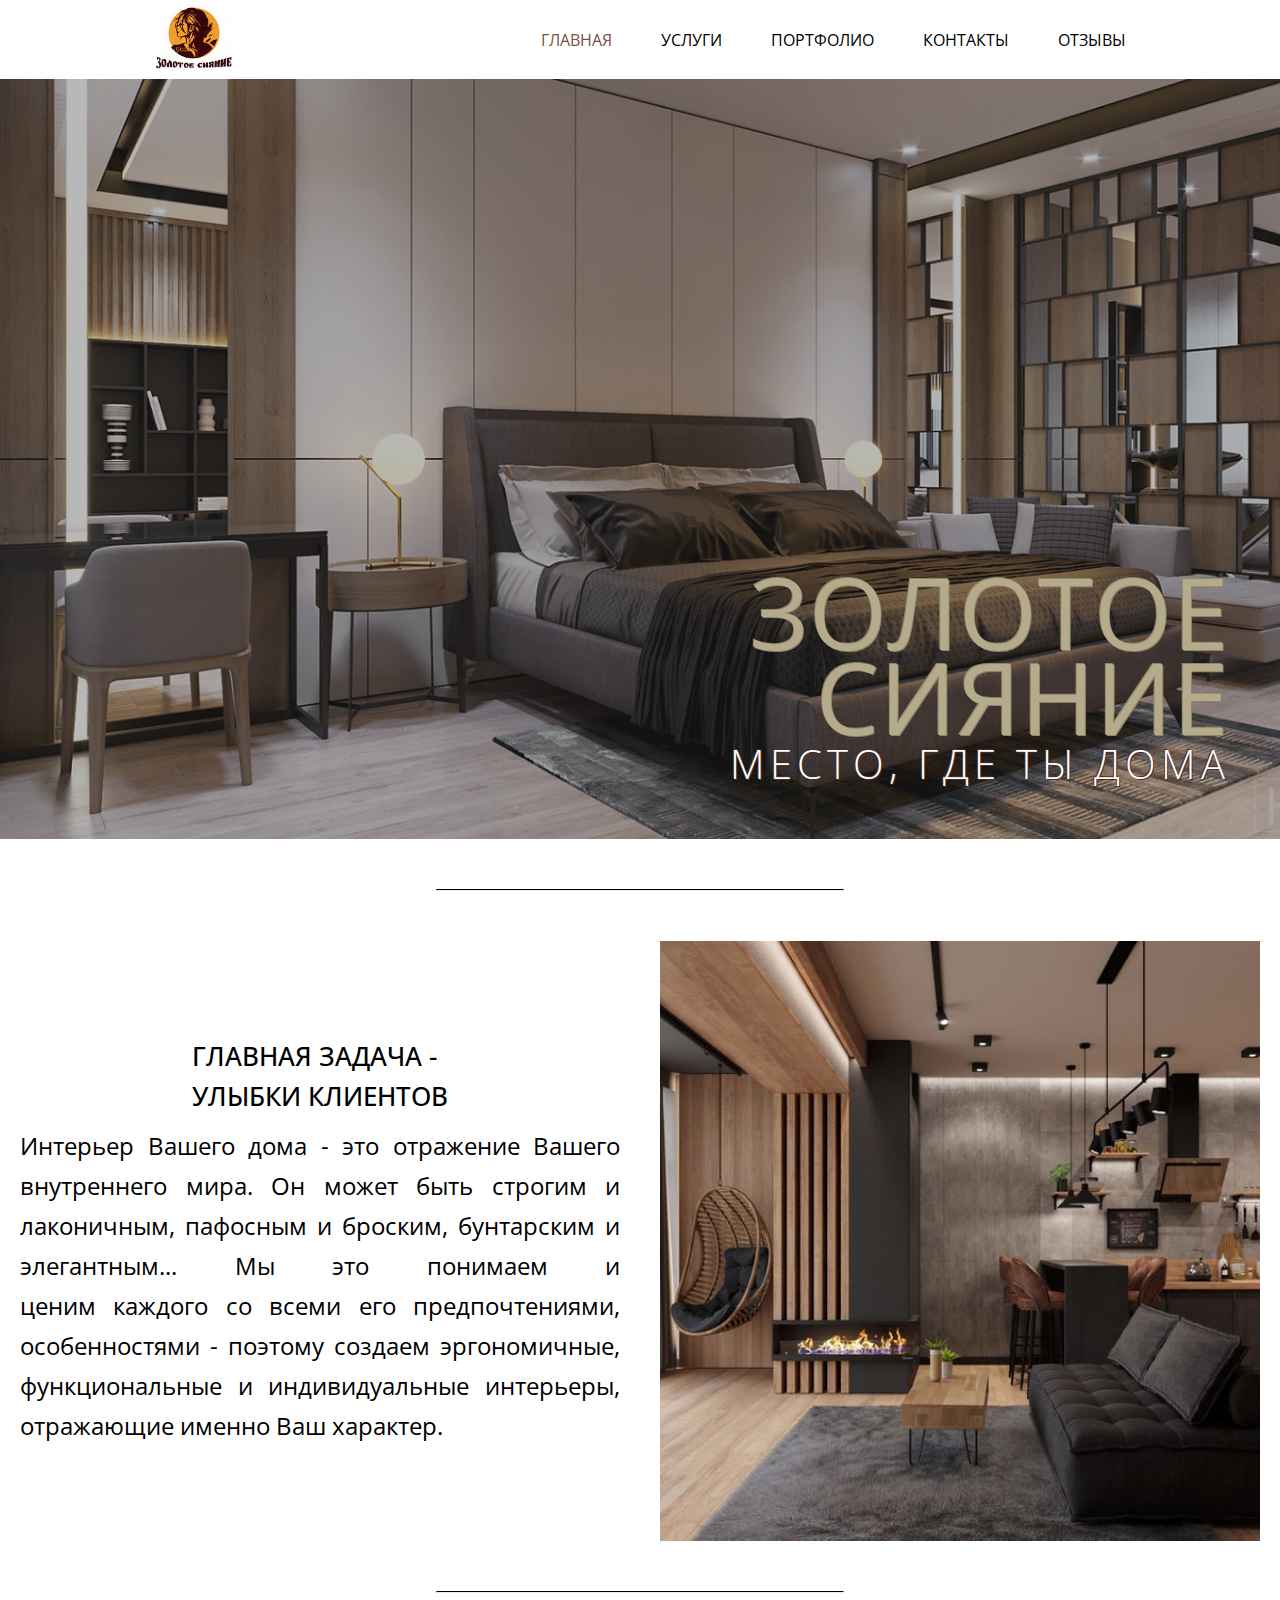
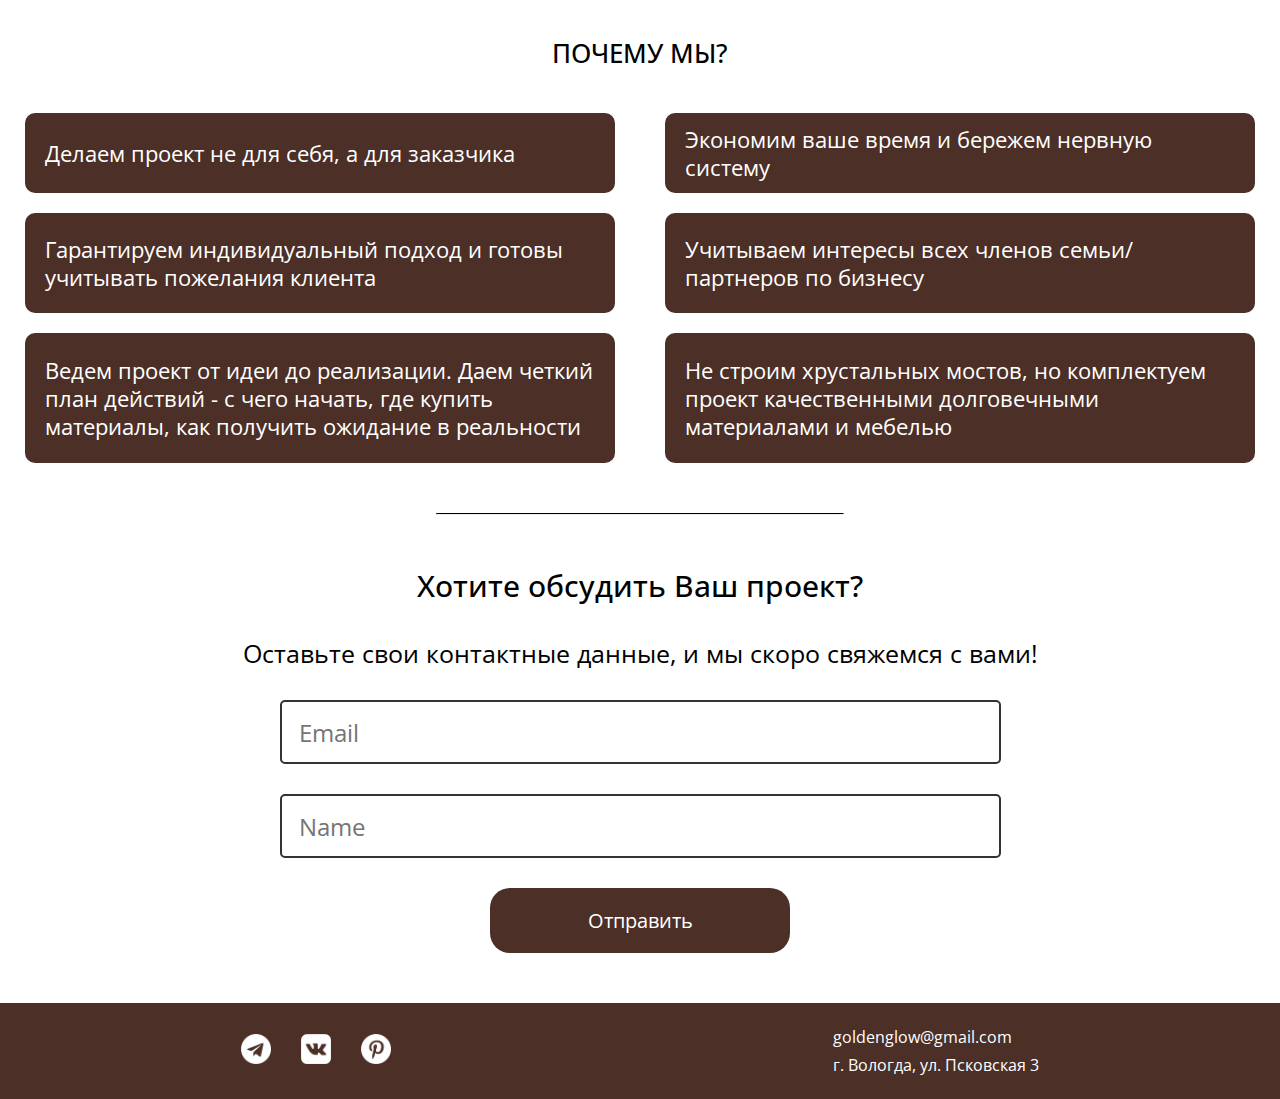
<file: index.html>
<!DOCTYPE html>
<html lang="en">
<head>
    <meta charset="UTF-8">
    <meta name="viewport" content="width=device-width, initial-scale=1.0">
    <!-- <link REL="stylesheet" TYPE="text/css" HREF="Главная.css"> -->

    <link REL="stylesheet" TYPE="text/css" HREF="style.css">

    <!-- <link rel="preconnect" href="https://fonts.googleapis.com">
    <link rel="preconnect" href="https://fonts.gstatic.com" crossorigin>
    <link href="https://fonts.googleapis.com/css2?family=Open+Sans:ital,wght@0,300..800;1,300..800&display=swap" rel="stylesheet"> -->
    <!-- <link href="https://fonts.googleapis.com/css2?family=Open+Sans:ital@0;1&family=Pangolin&display=swap" rel="stylesheet"> -->
    <title>Document</title>
</head>
<body>
    <header>
        <nav>
            <a href="Главная.html" class="logo">
                <img src="logotip.jpg" alt="Логотип студии">
            </a>
            <ul>
                <li><a href="Главная.html" class = "active">Главная</a></li>
                <li><a href="Услуги.html" >Услуги</a></li>
                <li><a href="Портфолио.html">Портфолио</a></li>
                <li><a href="Контакты.html">Контакты</a></li>
                <li><a href="Отзывы.html">Отзывы</a></li>
            </ul>
        </nav>
    </header>
    <div class="intro">
        <!-- <div class="block"></div> -->
        <div class="text">
            <h1>Золотое<br>сияние</h1>
            <h3>Место, где ты дома</h3>
        </div>
    </div>
    <hr>
        <div class="block_describe">
            <div class="describe">
                <h3>Главная задача - <br>улыбки клиентов</h3>
                <div class="text2">
                Интерьер Вашего дома - это отражение Вашего внутреннего мира. Он может быть строгим и лаконичным, пафосным и броским, бунтарским и элегантным... Мы это понимаем и ценим каждого со всеми его предпочтениями, особенностями - поэтому создаем эргономичные, функциональные и индивидуальные интерьеры, отражающие именно Ваш характер.
                </div>
            </div>
            <img src="Главна_фото/intro.jpg">
        </div>
        <hr>
            <div class="block_advantages">
                <h3>Почему мы?</h3>
                <div class="advantages">
                    <div class="advantages_row">
                        <div class="advantages_describe ad1">
                            Делаем проект не для себя, а для заказчика
                        </div>
                        <div class="advantages_describe ad2">
                            Гарантируем индивидуальный подход и готовы учитывать пожелания клиента
                        </div>
                        <div class="advantages_describe ad3">
                            Ведем проект от идеи до реализации. Даем четкий план действий - с чего начать, где купить материалы, как получить ожидание в реальности
                        </div>
                    </div>
                    <div class="advantages_row">
                        <div class="advantages_describe ad1">
                            Экономим ваше время и бережем нервную систему
                        </div>
                        <div class="advantages_describe ad2">
                            Учитываем интересы всех членов семьи/партнеров по бизнесу
                        </div>
                        <div class="advantages_describe ad3">
                            Не строим хрустальных мостов, но комплектуем проект качественными долговечными материалами и мебелью
                        </div>
                    </div>
                </div>
            </div>
        <hr>
        <form id="section_form">
            <h3>Хотите обсудить Ваш проект?</h3>
            <h6>Оставьте свои контактные данные, и мы скоро свяжемся с вами!</h6>
            <input placeholder="Email">
            <input placeholder="Name">
            <button>Отправить</button>
        </form>
    <footer>
        <div class="img_contacts">
            <a href="#"><img src="СоцСети/telegram-3-64.png" alt="Телеграм"></a>
            <a href="#"><img src="СоцСети/vk-64.png" alt="Вконтакте"></a>
            <a href="#"><img src="СоцСети/pinterest-4-64.png" alt="Пинтерест"></a>
        </div>
        <div class="contacts">
            <div class="email">goldenglow@gmail.com</div>
            <div class="adress">г. Вологда, ул. Псковская 3</div>
        </div>
        <!-- <div class="name">
            Студия интерьерного дизайна<br>
            Золотое сияние
        </div> -->
    </footer>
</body>
</html>
</file>
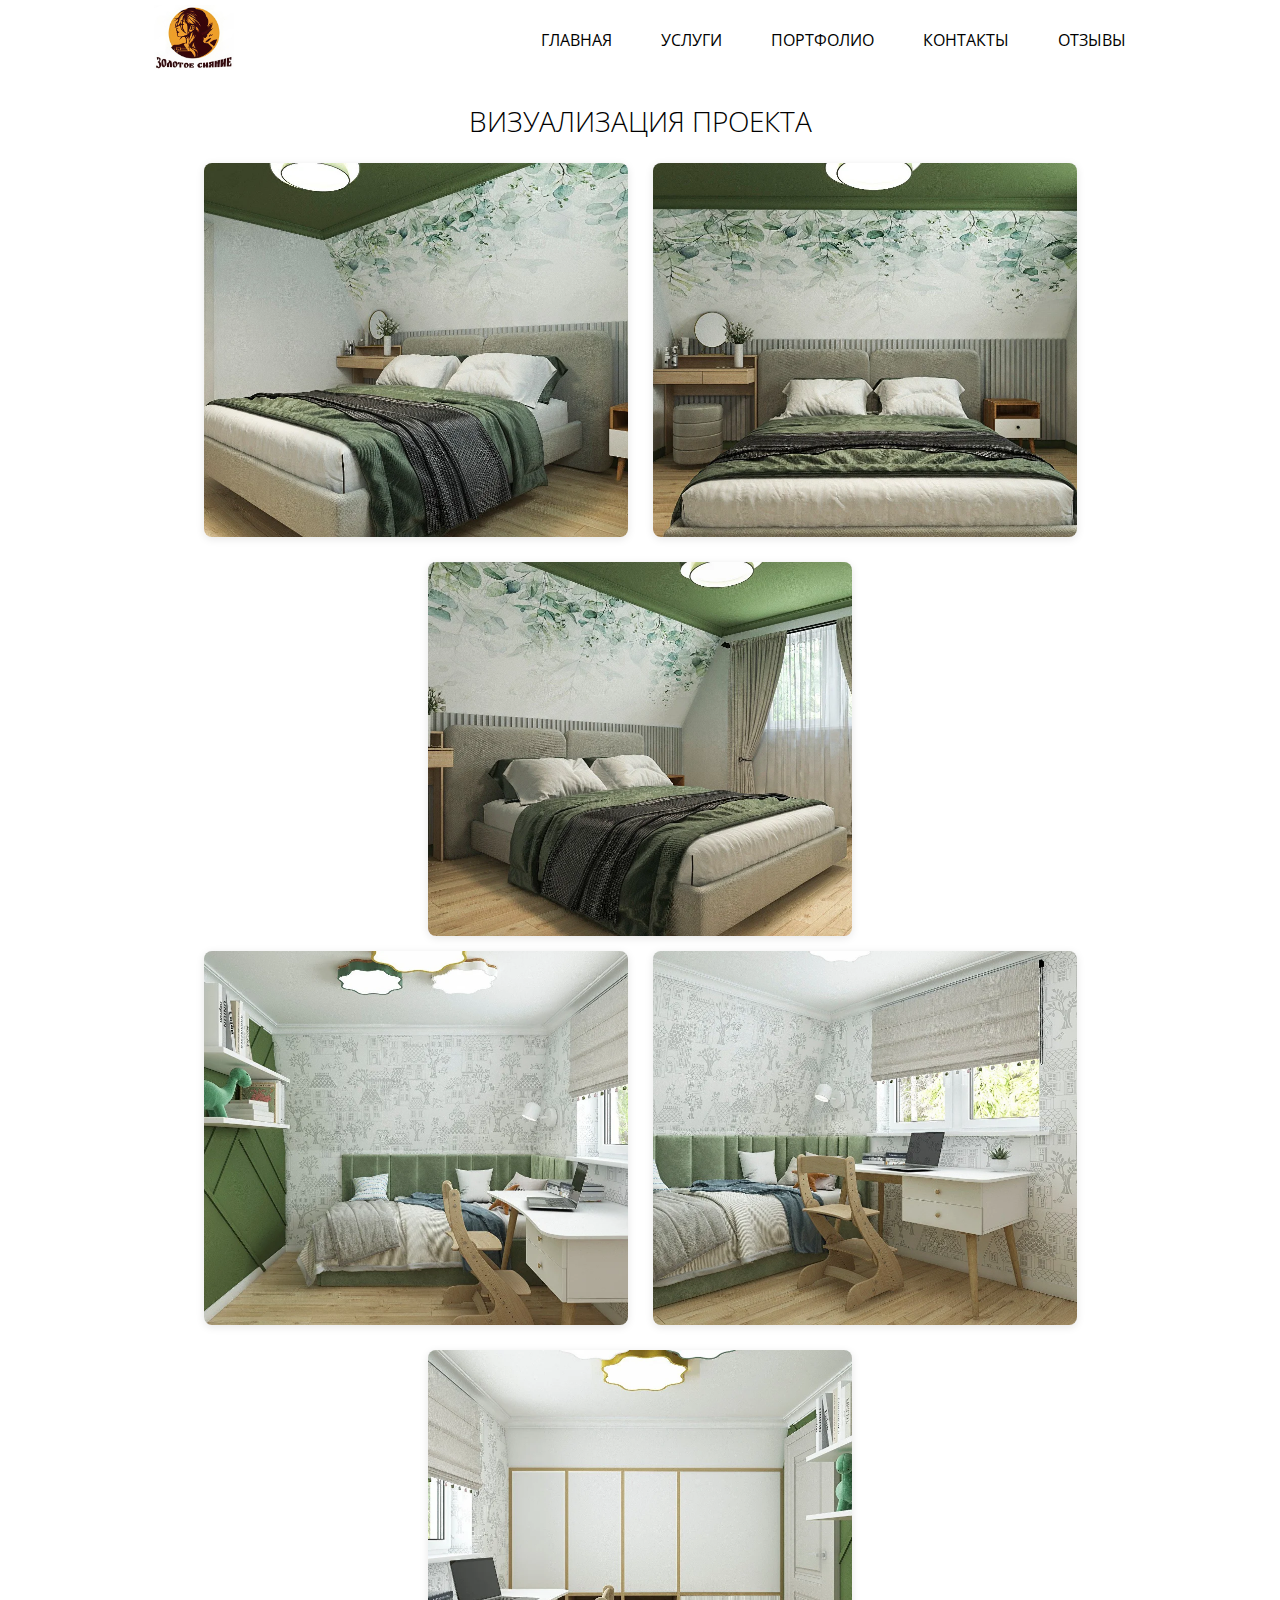
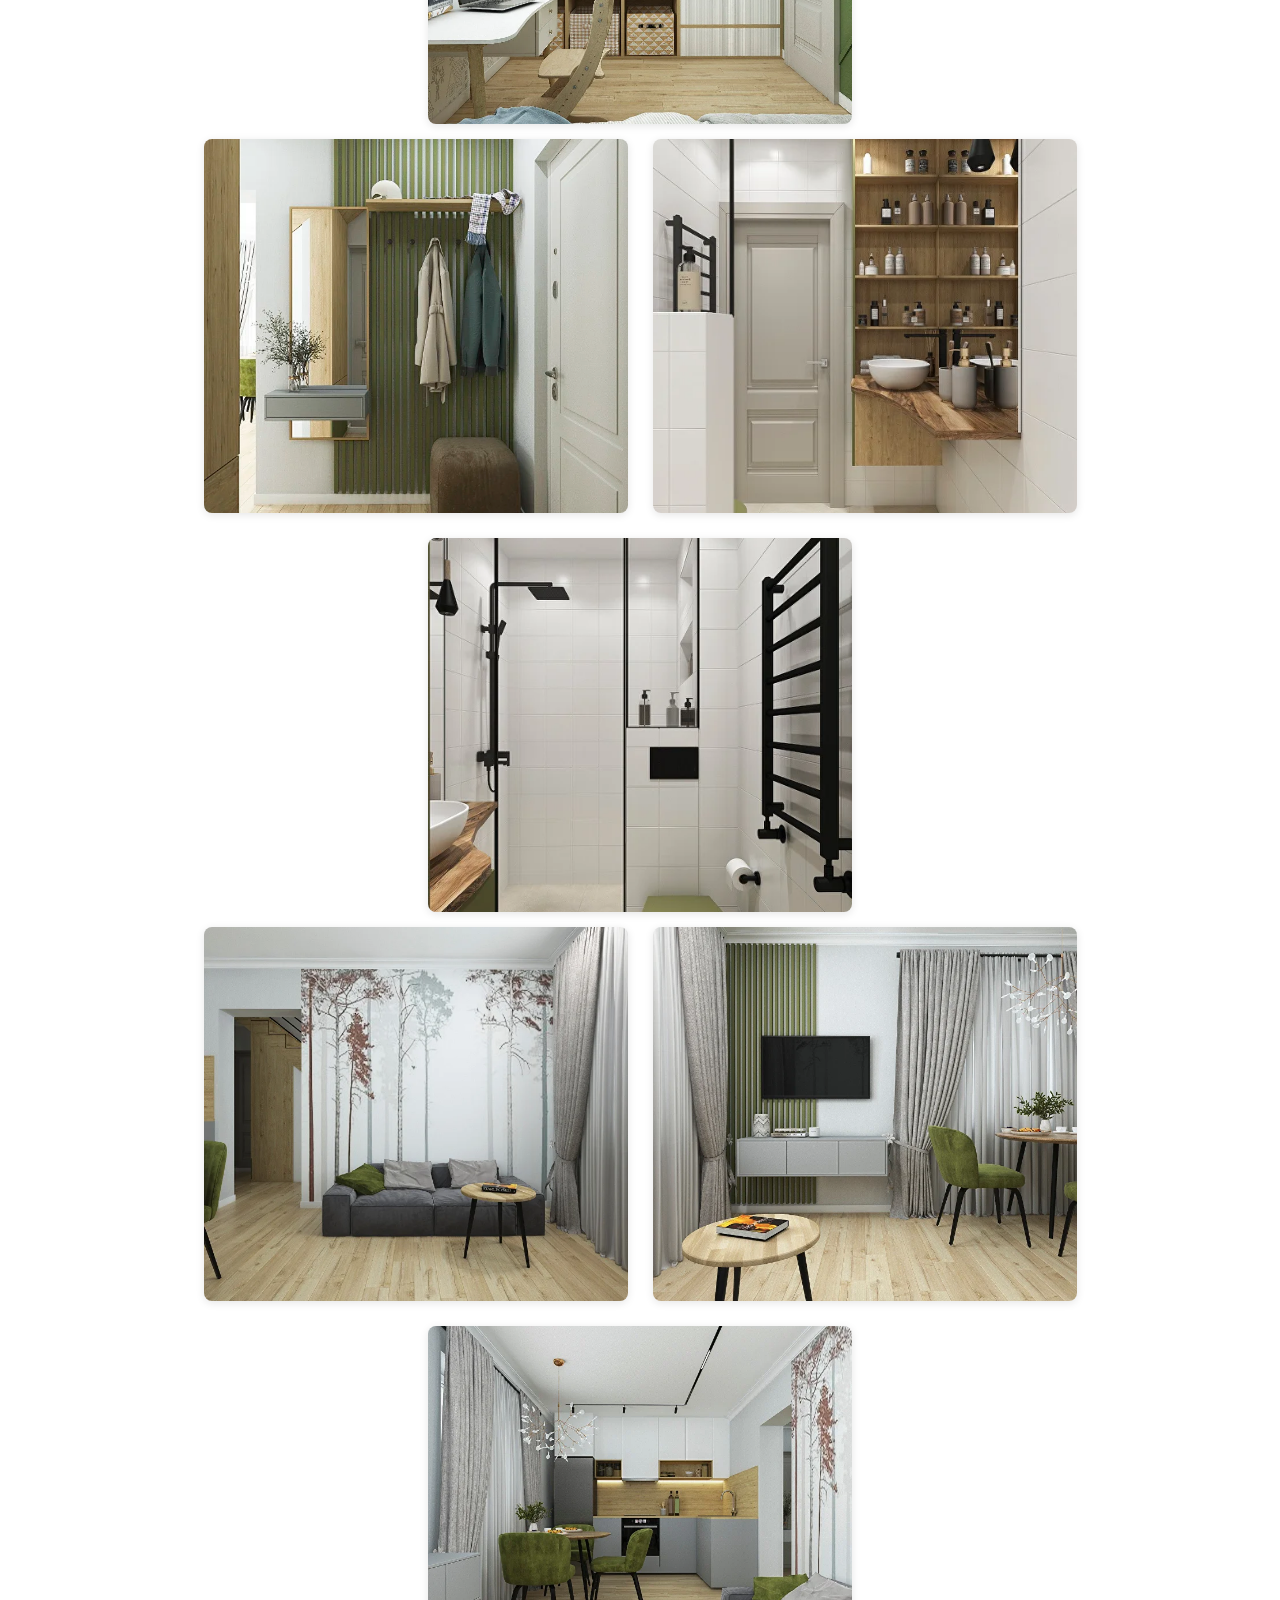
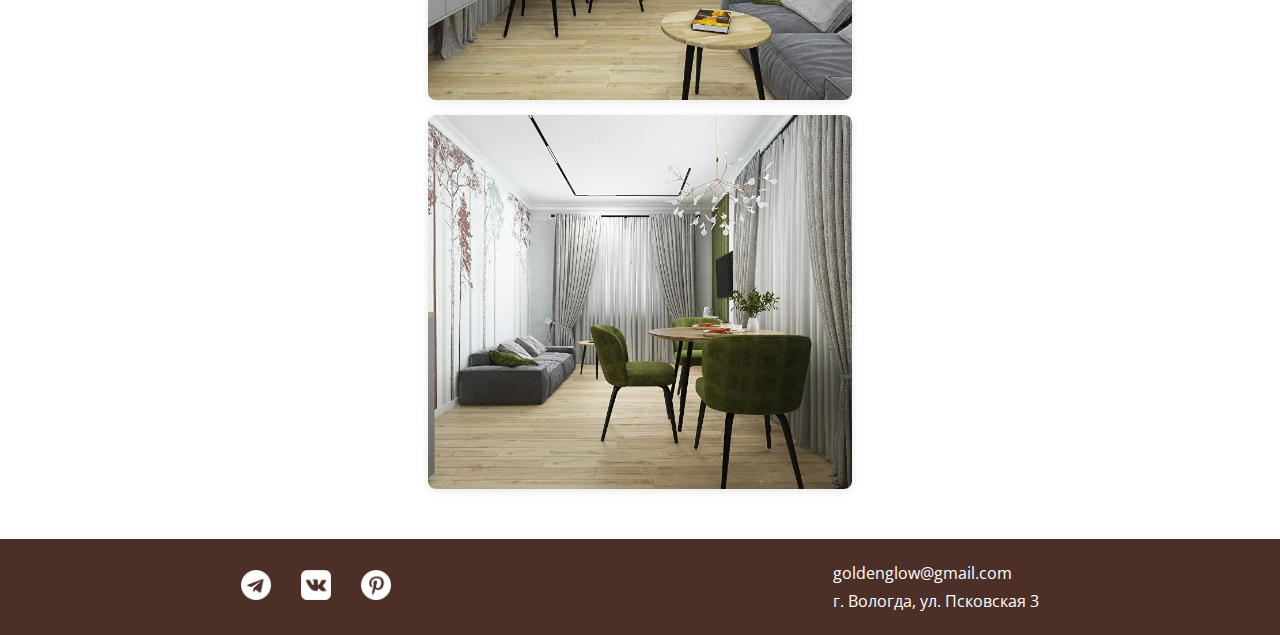
<file: Галерея.html>
<!DOCTYPE html>
<html lang="en">
<head>
    <meta charset="UTF-8">
    <meta name="viewport" content="width=device-width, initial-scale=1.0">

    <link REL="stylesheet" TYPE="text/css" HREF="style.css">

    <!-- <link REL="stylesheet" TYPE="text/css" HREF="Галерея.css">
    <link rel="preconnect" href="https://fonts.googleapis.com">
    <link rel="preconnect" href="https://fonts.gstatic.com" crossorigin>
    <link href="https://fonts.googleapis.com/css2?family=Open+Sans:ital,wght@0,300..800;1,300..800&display=swap" rel="stylesheet"> -->
    <title>Document</title>
</head>
<body>
     <header>
        <nav>
            <a href="Главная.html" class="logo">
                <img src="logotip.jpg" alt="Логотип студии">
            </a>
            <ul>
                <li><a href="Главная.html">Главная</a></li>
                <li><a href="Услуги.html">Услуги</a></li>
                <li><a href="Портфолио.html">Портфолио</a></li>
                <li><a href="Контакты.html">Контакты</a></li>
                <li><a href="Отзывы.html">Отзывы</a></li>
            </ul>
        </nav>
    </header>
    <main>
        <div class="galery_block">
            <h2>Визуализация проекта</h2>
            <div class="galery">
                <div class="galery_row">
                    <img src="Квартира_фото/photo_2025-05-04_21-.jpg (8).webp">
                    <img src="Квартира_фото/photo_2025-05-04_21-.jpg (10).webp">
                    <img src="Квартира_фото/photo_2025-05-04_21-.jpg (9).webp">
                </div>
                <div class="galery_row">
                    <img src="Квартира_фото/photo_2025-05-04_21-.jpg (2).webp">
                    <img src="Квартира_фото/photo_2025-05-04_21-.jpg.webp">
                    <img src="Квартира_фото/photo_2025-05-04_21-.jpg (1).webp">
                </div>
                <div class="galery_row">
                    <img src="Квартира_фото/photo_2025-05-04_21-.jpg (3).webp">
                    <img src="Квартира_фото/photo_2025-05-04_21-.jpg (11).webp">
                    <img src="Квартира_фото/photo_2025-05-04_21-.jpg (12).webp">
                    
                </div>
                <div class="galery_row">
                    <img src="Квартира_фото/photo_2025-05-04_21-.jpg (6).webp">
                    <img src="Квартира_фото/photo_2025-05-04_21-.jpg (7).webp">
                    <img src="Квартира_фото/photo_2025-05-04_21-.jpg (5).webp">
                </div>
                <div class="galery_row">
                    <img src="Квартира_фото/photo_2025-05-04_21-.jpg (4).webp">
                </div>
            </div>
        </div>
    </main>
     <footer>
        <div class="img_contacts">
            <a href="#"><img src="СоцСети/telegram-3-64.png" alt="Телеграм"></a>
            <a href="#"><img src="СоцСети/vk-64.png" alt="Вконтакте"></a>
            <a href="#"><img src="СоцСети/pinterest-4-64.png" alt="Пинтерест"></a>
        </div>
        <div class="contacts">
            <div class="email">goldenglow@gmail.com</div>
            <div class="adress">г. Вологда, ул. Псковская 3</div>
        </div>
        <!-- <div class="name">
            Студия интерьерного дизайна<br>
            Золотое сияние
        </div> -->
    </footer>
</body>
</html>
</file>
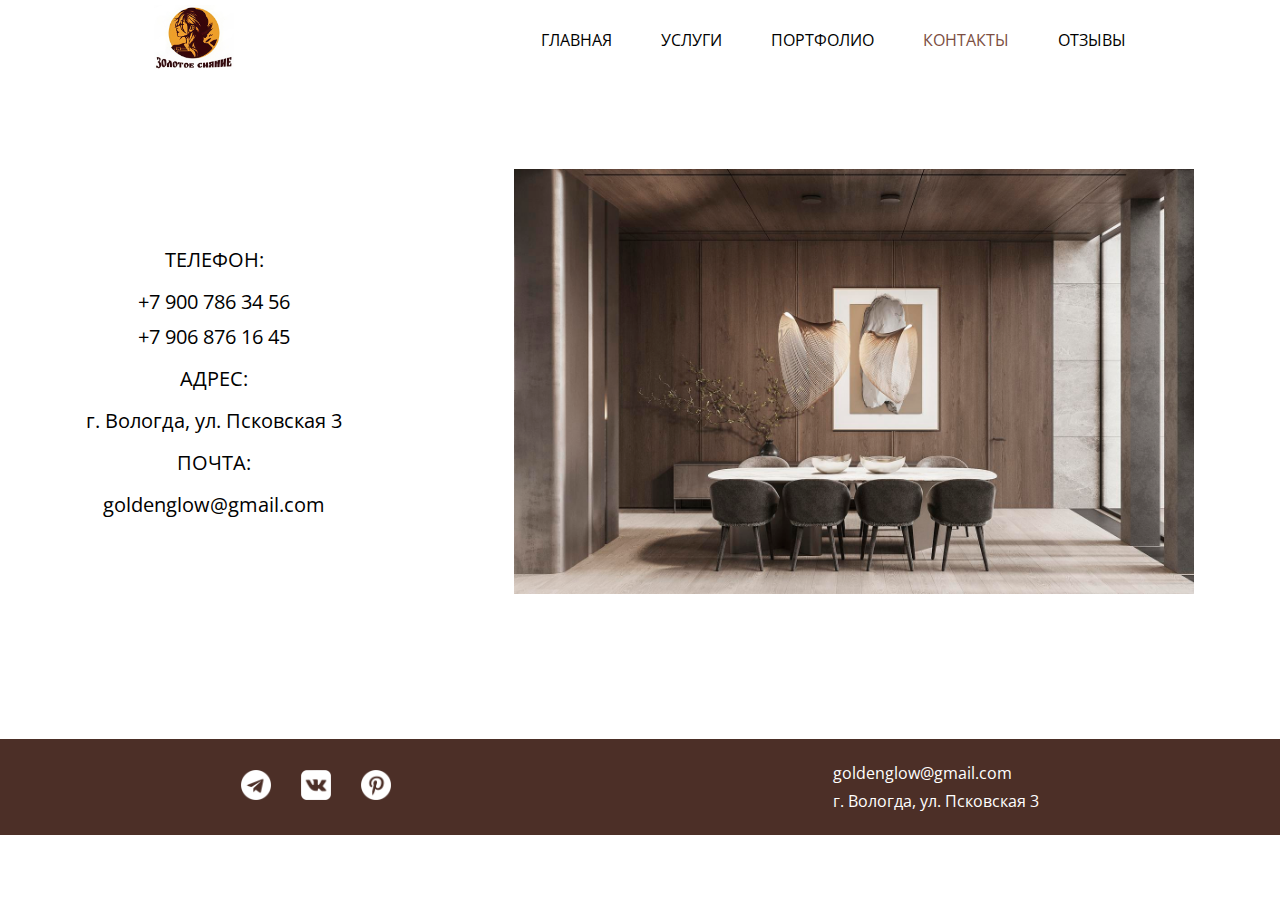
<file: Контакты.html>
<!DOCTYPE html>
<html lang="en">
<head>
    <meta charset="UTF-8">
    <meta name="viewport" content="width=device-width, initial-scale=1.0">

    <link REL="stylesheet" TYPE="text/css" HREF="style.css">

    <!-- <link REL="stylesheet" TYPE="text/css" HREF="Контакты.css">
    <link rel="preconnect" href="https://fonts.googleapis.com">
    <link rel="preconnect" href="https://fonts.gstatic.com" crossorigin>
    <link href="https://fonts.googleapis.com/css2?family=Open+Sans:ital,wght@0,300..800;1,300..800&display=swap" rel="stylesheet"> -->
    <title>Document</title>
</head>
<body>
    <header>
        <nav>
            <a href="Главная.html" class="logo">
                <img src="logotip.jpg" alt="Логотип студии">
            </a>
            <ul>
                <li><a href="Главная.html">Главная</a></li>
                <li><a href="Услуги.html">Услуги</a></li>
                <li><a href="Портфолио.html">Портфолио</a></li>
                <li><a href="Контакты.html" class="active">Контакты</a></li>
                <li><a href="Отзывы.html">Отзывы</a></li>
            </ul>
        </nav>
    </header>
    <div class="block_contacts">
        <!-- <h6 class="name_studio">Золотое сияние<br>интерьерный дизайн</h6> -->
        <div class="info_contacts">
            <!-- <div class="block_telefon"> -->
                <h6 class="info">ТЕЛЕФОН:</h6>
                <div class="telefon">
                    +7 900 786 34 56<br>
                    +7 906 876 16 45
                </div>
            <!-- </div> -->
            <!-- <div class="adress_email"> -->
                <h6 class="info">АДРЕС:</h6>
                <div class="info_adress">
                    г. Вологда, ул. Псковская 3
                </div>
                <h6 class="info">ПОЧТА:</h6>
                <div class="info_email">
                    goldenglow@gmail.com
                </div>
            <!-- </div> -->
        </div>
        <img src="Главна_фото/1500-25b19c6c24482553c7c2ca2beb853b5d.jpg">
    </div>
    <footer>
        <div class="img_contacts">
            <a href="#"><img src="СоцСети/telegram-3-64.png" alt="Телеграм"></a>
            <a href="#"><img src="СоцСети/vk-64.png" alt="Вконтакте"></a>
            <a href="#"><img src="СоцСети/pinterest-4-64.png" alt="Пинтерест"></a>
        </div>
        <div class="contacts">
            <div class="email">goldenglow@gmail.com</div>
            <div class="adress">г. Вологда, ул. Псковская 3</div>
        </div>
    </footer>
</body>
</html>
</file>
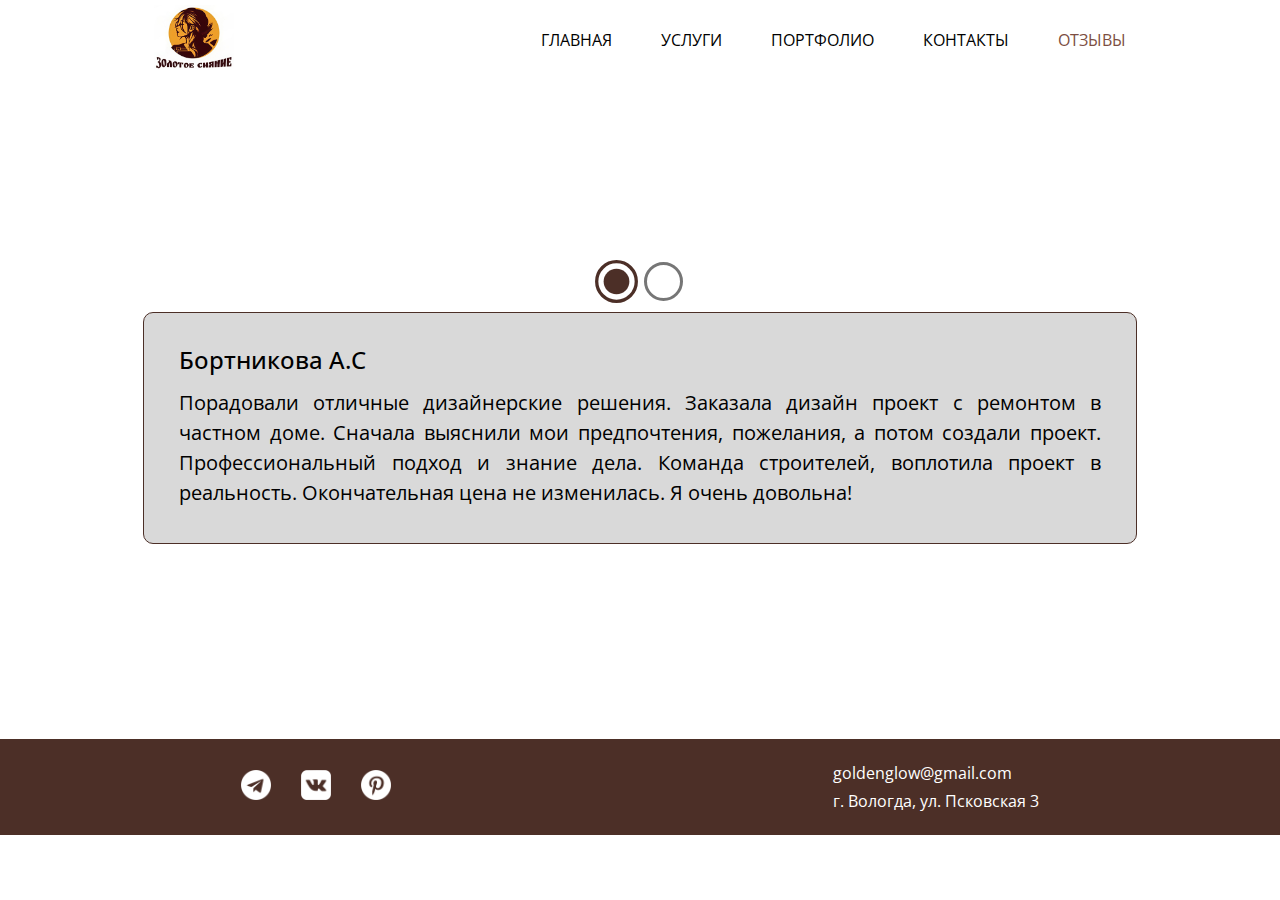
<file: Отзывы.html>
<!DOCTYPE html>
<html lang="en">
<head>
    <meta charset="UTF-8">
    <meta name="viewport" content="width=device-width, initial-scale=1.0">

    <link REL="stylesheet" TYPE="text/css" HREF="style.css">

    <!-- <link REL="stylesheet" TYPE="text/css" HREF="Отзывы.css">
    <link rel="preconnect" href="https://fonts.googleapis.com">
    <link rel="preconnect" href="https://fonts.gstatic.com" crossorigin>
    <link href="https://fonts.googleapis.com/css2?family=Open+Sans:ital,wght@0,300..800;1,300..800&display=swap" rel="stylesheet"> -->
    <title>Document</title>
</head>
<body>
     <header>
        <nav>
            <a href="Главная.html" class="logo">
                <img src="logotip.jpg" alt="Логотип студии">
            </a>
            <ul>
                <li><a href="Главная.html">Главная</a></li>
                <li><a href="Услуги.html">Услуги</a></li>
                <li><a href="Портфолио.html">Портфолио</a></li>
                <li><a href="Контакты.html">Контакты</a></li>
                <li><a href="Отзывы.html" class="active">Отзывы</a></li>
            </ul>
        </nav>
    </header>
    <div class="block_comments">
        <input type="radio" name="comments" id="c1" checked>
        <input type="radio" name="comments" id="c2">
        <div class="block_reviews">
            <div class="comment c1">
                <h6>Бортникова А.С</h6>
                <div class="text_comment">
                    Порадовали отличные дизайнерские решения. Заказала дизайн проект с ремонтом в частном доме. Сначала выяснили мои предпочтения, пожелания, а потом создали проект. Профессиональный подход и знание дела. Команда строителей, воплотила проект в реальность. Окончательная цена не изменилась. Я очень довольна!
                </div>
            </div>
            <div class="comment c2">
                <h6>Романов Р.В</h6>
                <div class="text_comment">
                    Заказывали дизайн-проект двушки в новостройке. Результатом более чем довольны! Специалисты студии предложили нестандартные решения для хранения и продумали эргономику до мелочей. Финансовая договоренность соблюдена полностью. Отличная работа!
                </div>
            </div>
        </div>
    </div>
     <footer>
        <div class="img_contacts">
            <a href="#"><img src="СоцСети/telegram-3-64.png" alt="Телеграм"></a>
            <a href="#"><img src="СоцСети/vk-64.png" alt="Вконтакте"></a>
            <a href="#"><img src="СоцСети/pinterest-4-64.png" alt="Пинтерест"></a>
        </div>
        <div class="contacts">
            <div class="email">goldenglow@gmail.com</div>
            <div class="adress">г. Вологда, ул. Псковская 3</div>
        </div>
        <!-- <div class="name">
            Студия интерьерного дизайна<br>
            Золотое сияние
        </div> -->
    </footer>
</body>
</html>
</file>
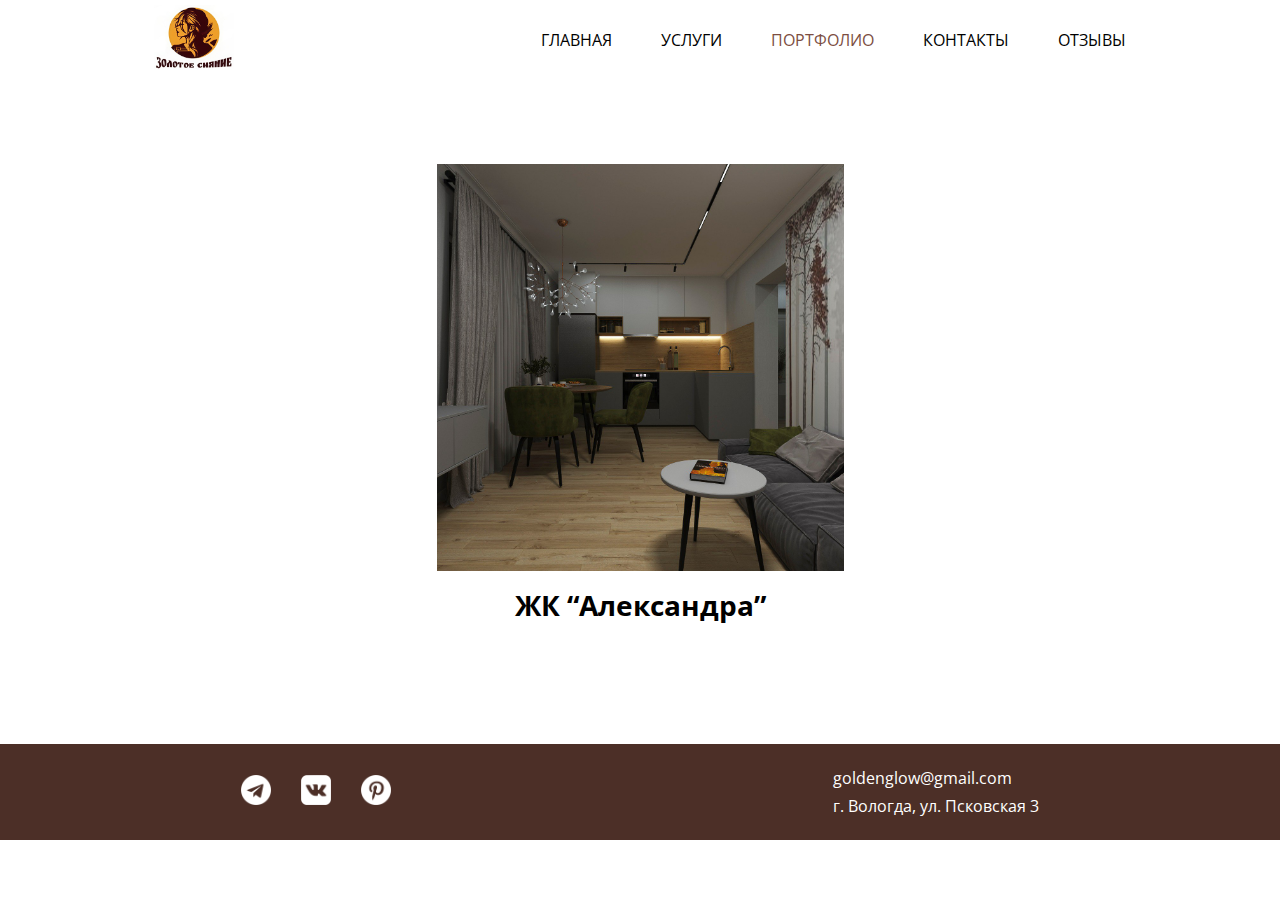
<file: Портфолио.html>
<!DOCTYPE html>
<html lang="en">
<head>
    <meta charset="UTF-8">
    <meta name="viewport" content="width=device-width, initial-scale=1.0">

    <link REL="stylesheet" TYPE="text/css" HREF="style.css">

    <!-- <link REL="stylesheet" TYPE="text/css" HREF="Портфолио.css">
    <link rel="preconnect" href="https://fonts.googleapis.com">
    <link rel="preconnect" href="https://fonts.gstatic.com" crossorigin>
    <link href="https://fonts.googleapis.com/css2?family=Open+Sans:ital,wght@0,300..800;1,300..800&display=swap" rel="stylesheet"> -->
    <title>Document</title>
</head>
<body>
     <header>
        <nav>
            <a href="Главная.html" class="logo">
                <img src="logotip.jpg" alt="Логотип студии">
            </a>
            <ul>
                <li><a href="index.html">Главная</a></li>
                <li><a href="Услуги.html">Услуги</a></li>
                <li><a href="Портфолио.html" class="active">Портфолио</a></li>
                <li><a href="Контакты.html">Контакты</a></li>
                <li><a href="Отзывы.html">Отзывы</a></li>
            </ul>
        </nav>
    </header>
    <main>
        <div class="flat">
            <a href="Галерея.html">
                <img src="Квартира_фото/Квартира1.jpg">
            </a>
            <h3>ЖК “Александра”</h3>
        </div>
    </main>
       <footer>
        <div class="img_contacts">
            <a href="#"><img src="СоцСети/telegram-3-64.png" alt="Телеграм"></a>
            <a href="#"><img src="СоцСети/vk-64.png" alt="Вконтакте"></a>
            <a href="#"><img src="СоцСети/pinterest-4-64.png" alt="Пинтерест"></a>
        </div>
        <div class="contacts">
            <div class="email">goldenglow@gmail.com</div>
            <div class="adress">г. Вологда, ул. Псковская 3</div>
        </div>
        <!-- <div class="name">
            Студия интерьерного дизайна<br>
            Золотое сияние
        </div> -->
    </footer>
</body>

</html>
</file>
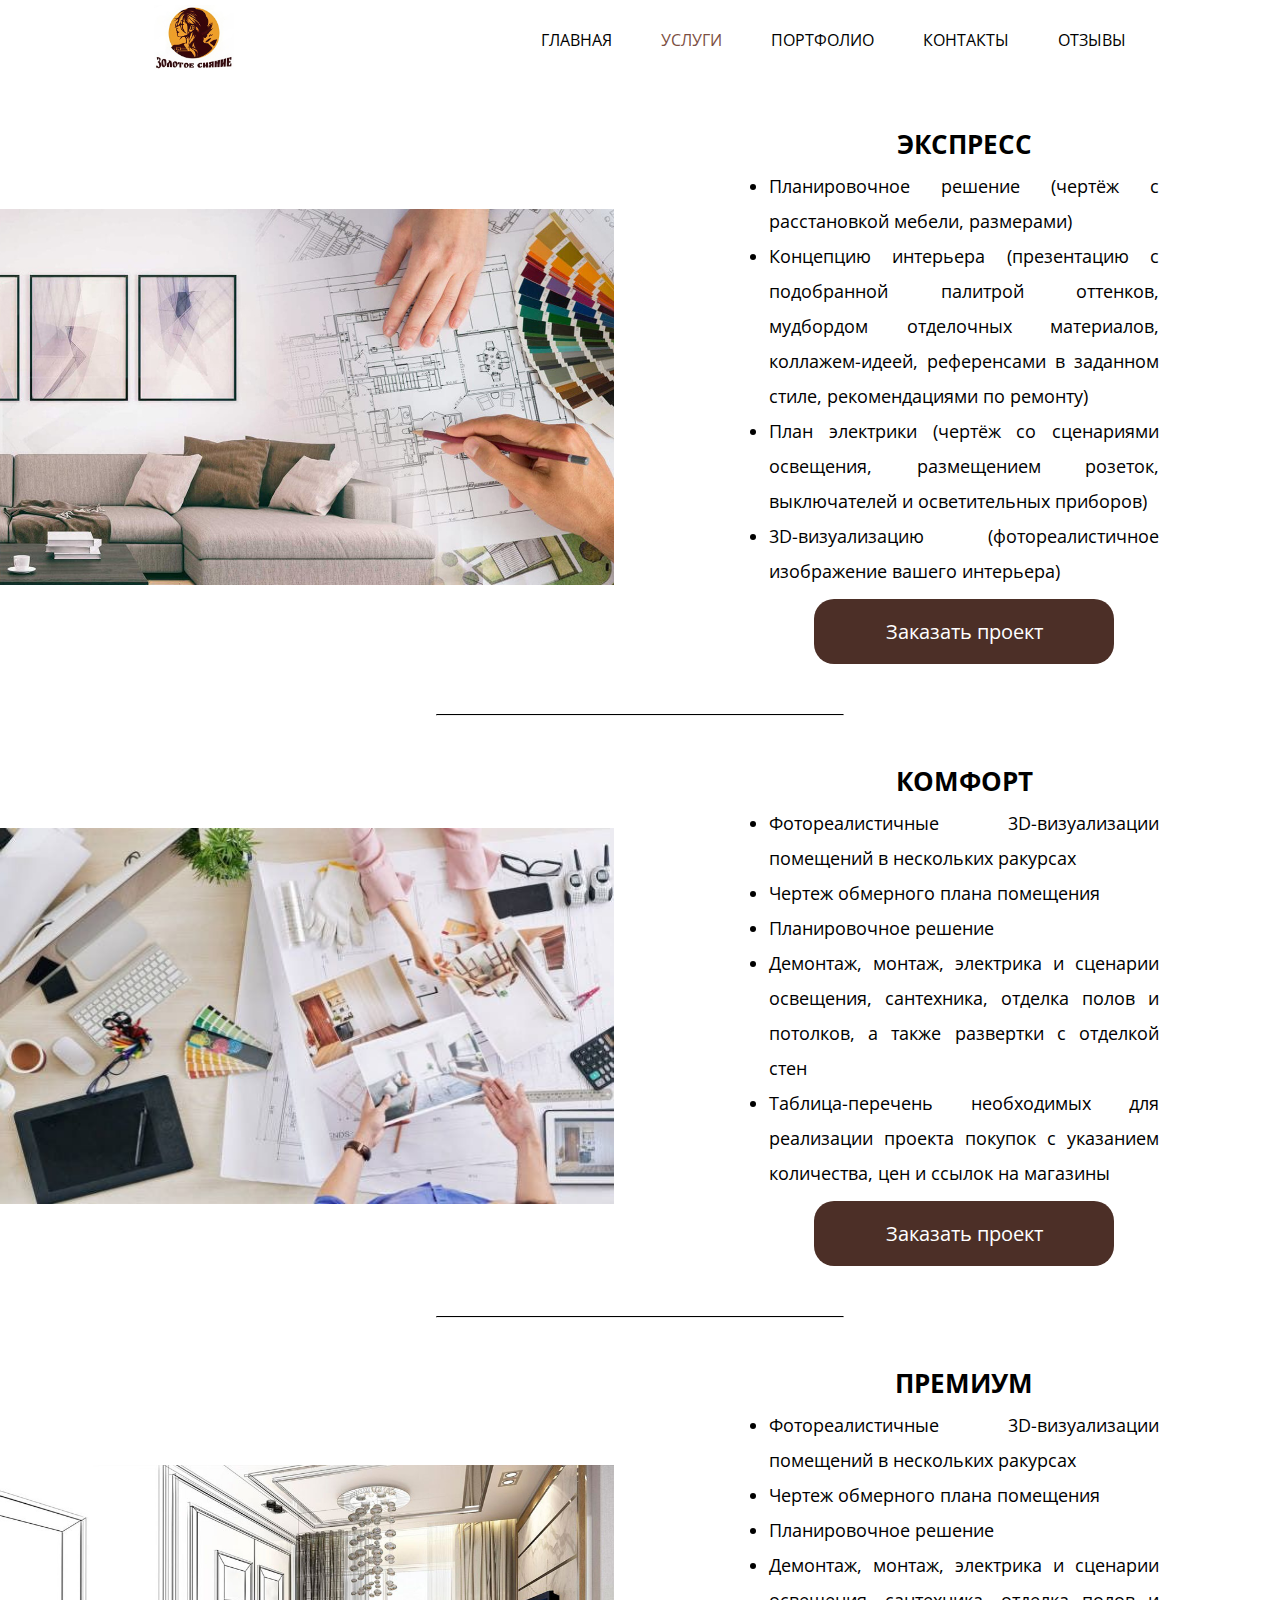
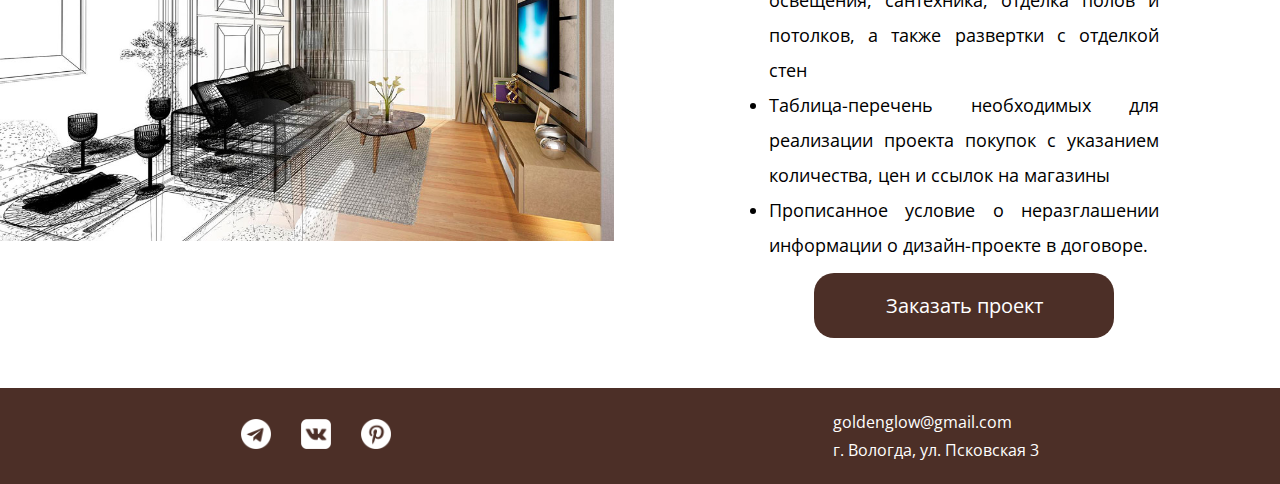
<file: Услуги.html>
<!DOCTYPE html>
<html lang="en">
<head>
    <meta charset="UTF-8">
    <meta name="viewport" content="width=device-width, initial-scale=1.0">

     <link REL="stylesheet" TYPE="text/css" HREF="style.css">
    
    <!-- <link REL="stylesheet" TYPE="text/css" HREF="Услуги.css">
    <link rel="preconnect" href="https://fonts.googleapis.com">
    <link rel="preconnect" href="https://fonts.gstatic.com" crossorigin>
    <link href="https://fonts.googleapis.com/css2?family=Open+Sans:ital,wght@0,300..800;1,300..800&display=swap" rel="stylesheet"> -->
    <title>Document</title>
</head>
<body>
     <header>
        <nav>
            <a href="index.html" class="logo">
                <img src="logotip.jpg" alt="Логотип студии">
            </a>
            <ul>
                <li><a href="Главная.html">Главная</a></li>
                <li><a href="Услуги.html"class="active">Услуги</a></li>
                <li><a href="Портфолио.html">Портфолио</a></li>
                <li><a href="Контакты.html">Контакты</a></li>
                <li><a href="Отзывы.html">Отзывы</a></li>
            </ul>
        </nav>
    </header>
    <main>
        <div class="service">
            <img src="Услуги_фото/экспресс.jpg">
            <div class="describe">
                <h1>Экспресс</h1>
                <!-- <h6>Что Вы получите:</h6> -->
                <ul>
                    <li>Планировочное решение (чертёж с расстановкой мебели, размерами)</li>
                    <li>Концепцию интерьера (презентацию с подобранной палитрой оттенков, мудбордом отделочных материалов, коллажем-идеей, референсами в заданном стиле, рекомендациями по ремонту)</li>
                    <li>План электрики (чертёж со сценариями освещения, размещением розеток, выключателей и осветительных приборов)</li>
                    <li>3D-визуализацию (фотореалистичное изображение вашего интерьера)</li>
                </ul>
                <button onclick="window.location.href = 'index.html#section_form'">Заказать проект</button>
            </div>
        </div>
        <hr>
        <div class="service">
            <img src="Услуги_фото/комфорт.jpg">
            <div class="describe">
                <h1>Комфорт</h1>
                <!-- <h6>Что Вы получите:</h6> -->
                <ul>
                    <li>Фотореалистичные 3D-визуализации помещений в нескольких ракурсах</li>
                    <li>Чертеж обмерного плана помещения</li>
                    <li>Планировочное решение</li>
                    <li>Демонтаж, монтаж, электрика и сценарии освещения, сантехника, отделка полов и потолков, а также развертки с отделкой стен</li>
                    <li>Таблица-перечень необходимых для реализации проекта покупок с указанием количества, цен и ссылок на магазины</li>
                </ul>
                <button onclick="window.location.href = 'Главная.html#section_form'">Заказать проект</button>
            </div>
        </div>
        <hr>
        <div class="service">
            <img src="Услуги_фото/премиум.jpg">
            <div class="describe">
                <h1>Премиум</h1>
                <!-- <h6>Что Вы получите:</h6> -->
                <ul>
                    <li>Фотореалистичные 3D-визуализации помещений в нескольких ракурсах</li>
                    <li>Чертеж обмерного плана помещения</li>
                    <li>Планировочное решение</li>
                    <li>Демонтаж, монтаж, электрика и сценарии освещения, сантехника, отделка полов и потолков, а также развертки с отделкой стен</li>
                    <li>Таблица-перечень необходимых для реализации проекта покупок с указанием количества, цен и ссылок на магазины</li>
                    <li>Прописанное условие о неразглашении информации о дизайн-проекте в договоре.</li>
                </ul>
                <button onclick="window.location.href = 'Главная.html#section_form'">Заказать проект</button>
            </div>
        </div>
        <footer>
            <div class="img_contacts">
                <a href="#"><img src="СоцСети/telegram-3-64.png" alt="Телеграм"></a>
                <a href="#"><img src="СоцСети/vk-64.png" alt="Вконтакте"></a>
                <a href="#"><img src="СоцСети/pinterest-4-64.png" alt="Пинтерест"></a>
            </div>
            <div class="contacts">
                <div class="email">goldenglow@gmail.com</div>
                <div class="adress">г. Вологда, ул. Псковская 3</div>
            </div>
            <!-- <div class="name">
                Студия интерьерного дизайна<br>
                Золотое сияние
            </div> -->
        </footer>
    </main>
</body>

</html>
</file>
<file: style.css>
@import url('https://fonts.googleapis.com/css2?family=Open+Sans:ital,wght@0,300..800;1,300..800&display=swap');

body{
    margin: 0;
}
*{
    margin: 0;
    padding: 0;
}
hr{
    width: 406.03px;
    border-top: 1px solid black;
    margin: 50px auto; 
}
button{
    width: 300px;
    height: 65px;
    font-size: 20px;
    line-height: 20px;
    font-family: "Open Sans";
    font-weight: 400;
    border: none;
    border-radius: 20px;
    background-color: #4C2F27;
    color: white;
    cursor: pointer;
    transition: all 0.2s ease-in-out;
}

/* Шапка сайта */
.logo img{
    width: 80px;
    height: 65px;

    margin-top: 5px;
    margin-bottom: 5px;
}
nav{
    width: 100%;
    height: auto;
    display: flex;
    justify-content: space-around;
    align-items: center;
}
nav ul{
    list-style: none;
    display: flex;
    gap: 49px;
}
nav ul li a{
    text-decoration: none;
    color: black;
    text-transform: uppercase;
    font-size: 16px;
    border-bottom: 2px solid transparent;
    font-family: "Open Sans";
    transition: color 0.3s ease;
    position: relative;
    padding-bottom: 5px;
}

nav ul li a:hover{
    color: #7c4e42;
}

.active{
    color: #7c4e42;
    border-bottom: 2px solid transparent;
}

.active::before {
    content: '';
    position: absolute;
    bottom: -2px;
    left: 50%;
    width: 0;
    height: 2px;
    background: #7c4e42;
    animation: lineExpand 0.8s forwards;
}

@keyframes lineExpand {
    0% {
        width: 0;
        left: 50%;
    }
    100% {
        width: 100%;
        left: 0;
    }
}
/* Главная */
.intro{
    background-image: url("Главна_фото/intro2.jpg");
    background-repeat: no-repeat;
    background-size: cover;
    background-position: center;
    width: 100%;
    height: 760px;
    display: flex; 
    align-items: center; 
    justify-content: center;
    position: relative;
}
.intro::before{
    content: "";
    position: absolute;
    top: 0;
    left: 0;
    right: 0;
    bottom: 0;
    background-color: #333333;
    opacity: 35%;
}
.text{
    display: flex;
    flex-direction: column;
    position: absolute; 
    bottom: 50px; 
    right: 50px; 
    align-items: flex-end; 
    text-align: right; 
}
.text h1{
    position: relative;
    color: #B5AB8B;
    font-size: 100px;
    font-weight: 400;
    font-family: "Open Sans";
    text-transform: uppercase;
    text-align: right;
    letter-spacing: 1px;
    line-height: 85px;
    text-shadow: 
        1px 1px 0 #8C846B,
        -1px -1px 0 #8C846B;
}
.text h3{
    position: relative;
    color: #FFFFFF;
    font-size: 40px;
    font-weight: 300;
    font-family: "Open Sans";
    text-align: right;
    text-transform: uppercase;
    letter-spacing: 5px;
    line-height: 50px;
    text-shadow: 
        1px 1px 0 #4C2F27,
        -1px -1px 0 #4C2F27;
}
.block_describe{
    display: flex;
    justify-content: space-around;
}
.describe{
    width: 600px;
    display: flex;
    flex-direction: column;
    gap: 30px;
    align-items: center;
    justify-content: center;
    text-align: justify;
}
.describe h3{
    font-size: 26px;
    font-weight: 500;
    font-family: "Open Sans";
    line-height: 40px;
    text-transform: uppercase;
}
.text2{
    font-size: 24px;
    line-height: 40px;
    font-weight: 400;
    font-family: "Open Sans";
}
.block_describe img{
    max-width: 600px;
    height: 600px;
}
.block_advantages h3{
    margin-bottom: 50px;
    color: black;
    font-size: 26px;
    font-family: "Open Sans";
    font-weight: 500;
    text-transform: uppercase;
    line-height: 20px;
    text-align: center;
}
.advantages{
    display: flex;
    justify-content: center;
   gap: 50px;
}
.advantages_row{
    display: flex;
    flex-direction: column;
    gap: 20px;
}
.advantages_describe{
    width: 550px;
    font-size: 22px;
    font-family: "Open Sans";
    line-height: 28px;
    background-color: #4C2F27;
    color: white;
    border-radius: 10px;
    display: flex;
    align-items: center;
    padding: 20px 20px;
}
.ad1{
    height: 40px; 
}
.ad2{
    height: 60px;
}
.ad3{
    height: 90px;
}
form{
    display: flex;
    flex-direction: column;
    align-items: center;
    gap: 30px;
}
form h3{
    font-size: 30px;
    font-family: "Open Sans";
    font-weight: 500;
}
form h6{
    font-size: 25px;
    font-family: "Open Sans";
    font-weight: 400;
}
form input{
    width: 700px;
    height: 60px;
    border: 2px solid #333333;
    border-radius: 5px;
    font-size: 24px;
    font-family: "Open Sans";
    font-weight: 400;
    padding-left: 17px;
    transition: all 0.5s cubic-bezier(0.25, 0.46, 0.45, 0.94);
    background: transparent;
    position: relative;
}

form input:focus{
    outline: none;
    border-color: #7c4e42;
    transform: translateY(-2px);
    box-shadow: 0 5px 20px rgba(124, 78, 66, 0.15);
}
form button:hover{
    background-color: white;
    border: 2px #4C2F27 solid;
    color: black;
}

/* Услуги */
.service{
    margin-top: 50px;
    display: flex;
    align-items: center;
    gap: 92px;
}
.service img{
    width: 714px;
    height: 476px;
}
.service h1{
    font-family: "Open Sans";
    font-weight: bold;
    text-transform: uppercase;
    font-size: 26px;
    line-height: 30px;
}
.service h6{
    font-family: "Open Sans";
    font-weight: 600;
    font-size: 24px;
    line-height: 35px;
}
.service ul{
    width: 602px;
    font-family: "Open Sans";
}
.service li{
    font-family: "Open Sans";
    font-weight: 400;
    font-size: 18px;
    line-height: 35px;
}
.describe{
    display: flex;
    flex-direction: column;
    align-items: center;
    gap: 10px;
}
.describe button:hover{
    background-color: white;
    border: 2px #4C2F27 solid;
    color: black;
}

/* Портфолио */
.flat{
    display: flex;
    flex-direction: column;
    align-items: center;
    gap: 15px;
    margin-top: 25px;
    margin-bottom: 120px;
}
.flat a {
    display: block; 
    text-decoration: none;
    cursor: pointer;
    position: relative;
}
.flat h3{
    font-family: "Open Sans";
    font-size: 28px;
    font-weight: bold;
}
.flat img{
    width: 407px;
    margin-top: 60px;
    transition: transform 0.3s ease; 
    display: block;
}

.flat img:hover {
    transform: scale(1.03); 
}

/* Галерея */
.galery_block h2{
    font-family: "Open Sans";
    font-size: 28px;
    line-height: 24px;
    text-transform: uppercase;
    font-weight: 300;
    margin: 30px 0;
    text-align: center;
}
.galery {
    display: flex;
    flex-direction: column;
    gap: 15px;
}



.galery_row {
    display: flex;
    flex-wrap: wrap;
    justify-content: center;
    gap: 25px;
}
.galery img {
    border-radius: 8px;
    object-fit: cover;
    box-shadow: 0 2px 8px rgba(0,0,0,0.1);
    transition: transform 0.3s ease;
    height: 374px;
    width: 424px;
}

.galery img:hover {
    transform: scale(1.03);
}

/* Контакты */
.block_contacts{
    display: flex;
    align-items: center;
    justify-content: space-around;
    margin-top: 90px;
    margin-bottom: 145px;
}
.block_contacts img{
    width: 680px;
}
.info_contacts{
    display: flex;
    flex-direction: column;
    align-items: center;
    gap: 7px;
}
.info{
    font-family: "Open Sans";
    font-size: 20px;
    line-height: 35px;
    text-transform: uppercase;
    font-weight: normal;
}
.telefon, .info_adress, .info_email{
    font-family: "Open Sans";
    font-size: 20px;
    line-height: 35px;
    font-weight: normal;
}

/* Отзывы */
.comment { 
    display: none;
     animation: fadeIn 0.7s ease-in-out;
}

#c1:checked ~ .block_reviews .c1,
#c2:checked ~ .block_reviews .c2 {
    display: block;
}
.block_comments {
    margin-top: 195px;
    margin-bottom: 195px;
    text-align: center;
}

.block_comments input {
    margin: 0 15px;
    transform: scale(3.0);
    cursor: pointer;
    transition: all 0.7s ease;
    position: relative;
    accent-color: #FFFDE7;
}

.block_comments input[type="radio"]:checked {
    transform: scale(3.3) rotate(180deg);
    accent-color: #4C2F27;
}

.block_reviews {
    width: 922px;
    padding: 35px;
    border-radius: 10px;
    border: 1px solid #4C2F27;
    background-color: #D9D9D9;
    margin: 20px auto 0; 
    text-align: left;
}
.comment h6{
    font-family: "Open Sans";
    font-weight: 500;
    font-size: 24px;
    line-height: 24px;
    margin-bottom: 16px;
}
.text_comment{
    font-family: "Open Sans";
    font-size: 20px;
    font-weight: normal;
    line-height: 30px;
    text-align: justify;
}
@keyframes fadeIn {
    from { opacity: 0; transform: translateY(10px); }
    to { opacity: 1; transform: translateY(0); }
}

/* Подвал сайта */
footer{
    display: flex;
    justify-content: space-around;
    align-items: center;
    background-color: #4C2F27;
    color: white;
    margin-top: 50px;
    padding: 20px 20px;
}
.img_contacts{
    display: flex;
    justify-content: center;
    gap: 30px;
 
}
.img_contacts img{
    width: 30px;
}
.email, .adress{
    display: flex;
    justify-content: space-between;
    font-size: 16px;
    line-height: 28px;
    font-family: "Open Sans";
    font-weight: 400;
}

/* Главная */
@media (max-width: 1195px){
    .block_describe{
        flex-direction: column;
        align-items: center;
        gap: 15px;
    }
    .describe{
        gap: 20px;
        text-align: justify;
    }
    .advantages{
        flex-direction: column;
        align-items: center;
        gap: 20px;
    }
    .advantages_describe{
        width: 550px;
        height: 70px;
    }
}
@media (max-width: 895px){
    nav ul{
        gap: 25px;
    }
    .intro{
        background-position: -495px;
    }
    .text h1{
        font-size: 65px;
    }
    .text h3{
        font-size: 25px;
    }
    .block_describe img{
        max-width: 500px;
        height: 500px;
    }
    .describe{
        width: 580px;
    }
    .describe h3{
        font-size: 26px;
        line-height: 35px;
    }
    .text2{
        font-size: 20px;
    }
    .block_advantages h3{
        margin-bottom: 30px;
        font-size: 25px;
    }
    .advantages_describe{
        font-size: 20px;
    }
    form{
        gap: 20px;
    }
    form h3{
        font-size: 26px;
    }
    form h6{
        font-size: 18px;
    }
    form input{
        width: 550px;
        height: 35px;
        font-size: 18px;
    }
    button{
        width: 250px;
        height: 50px;
        font-size: 18px;
    }
    footer{
        margin-top: 35px;
        padding: 12px 12px;
    }
    .img_contacts{
        gap: 20px;
    }
}
@media(max-width: 615px){
     nav{
        justify-content: center;
        gap: 15px;
    }
    nav ul{
        gap: 10px;
    }
    nav ul li a{
        font-size: 10px;
    }
    .logo img{
        width: 65px;
        height: 50px;
    }
    .intro{
        background-position: -530px;
    }
    .text h1{
        font-size: 50px;
        line-height: 43px;
    }
    .text h3{
        font-size: 15px;
    }
    .block_describe img{
        max-width: 350px;
        height: 350px;
    }
    .describe{
        width: 400px;
        gap: 15px;
    }
    .describe h3{
        font-size: 20px;
    }
    .text2{
        font-size: 16px;
        line-height: 30px;
    }
    hr{
        width: 300px;
    }
    .block_advantages h3{
        font-size: 20px;
    }
    .advantages_describe{
        width: 450px;
        height: 60px;
        font-size: 18px;
    }
    form h3{
        font-size: 20px;
    }
    form h6{
        font-size: 18px;
    }
    form input{
        width: 340px;
        height: 40px;
        font-size: 18px;
    }
    .contacts{
        justify-content: center;
        gap: 10px;
        flex-wrap: wrap;
    }
    .img_contacts img{
        width: 25px;
    }
    .adress, .email{
        font-size: 14px;
    }
} 
@media(max-width: 485px){
    .logo img{
        width: 50px;
        height: 40px;
    }
    nav{
        justify-content: center;
        gap: 15px;
    }
    nav ul{
        gap: 10px;
    }
    nav ul li a{
        font-size: 8px;
    }
    .text{
        bottom: 70%;
        right: 15%;
    }
    .text h1{
        font-size: 40px;
        line-height: 35px;
        text-align: center;
    }
    .text h3{
        font-size: 15px;
        line-height: 30px;
        letter-spacing: normal;
    }
    hr{
        width: 200px;
    }
    .block_describe img{
        max-width: 275px;
        height: 275px;
    }
    .describe{
        width: 275px;
        gap: 20px;
    }
    .describe h3{
        font-size: 18px;
        line-height: 25px;
    }
    .text2{
        font-size: 14px;
        line-height: 30px;
    }
      .block_advantages h3{
        font-size: 18px;
        margin-bottom: 23px;
    }
    .advantages_describe{
        width: 310px;
        height: 50px;
        line-height: 18px;
        font-size: 15px;
    }
    form{
        gap: 10px;
    }
    form h3{
        font-size: 18px;
    }
    form h6{
        font-size: 15px;
        text-align: center;
    }
    form input{
        width: 300px;
        height: 35px;
        font-size: 14px;
    }
    button{
        width: 200px;
        height: 35px;
        font-size: 14px;
    }
    .img_contacts img{
        width: 20px;
    }
    .adress,.email{
        font-size: 12px;
    }
}
/* Услуги */
@media (max-width: 1410px){
    .service{
        gap: 50px;
    }
    .service ul{
        width: 390px;
    }
    .service img{
        width: 614px;
        height: 376px;
    }
}
@media (max-width: 1050px){
    .service{
        flex-direction: column;
        gap: 30px;
    }
    .service ul{
        text-align: justify;
        width: 400px;
    }
    .service img{
        width: 614px;
        height: 376px;
    }
    .describe{
        gap: 8px;
    }
}
@media(max-width: 615px){
     .service img{
        width: 414px;
        height: 276px;
    }
    .service h1{
        font-size: 20px;
        line-height: 30px;
    }
    .service h6{
        font-size: 18px;
        line-height: 30px;
    }
}
@media(max-width: 485px){
     .service ul{
        width: 300px;
    }
     .service li{
        font-size: 16px;
        line-height: 28px;
    }
    .service img{
        width: 314px;
        height: 200px;
    }
     .service h1{
        font-size: 18px;
        line-height: 20px;
    }
    .service h6{
        font-size: 16px;
        line-height: 20px;
    }
    .describe{
        gap: 6px;
    }
}
/* Портфолио */
@media (max-width: 700px){
    .flat{
        margin-top: 70px;
        margin-bottom: 120px;
    }
   .flat img{
        width: 307px;
        margin-top: 50px;
    }
   .flat h3{
        font-size: 24px;
    }
}
@media(max-width: 485px){
    .flat{
        margin-top: 93px;
        margin-bottom: 140px;
        gap: 10px;
    }
    .flat img{
        width: 300px;
        margin-top: 45px;
    }
   .flat h3{
        font-size: 17px;
    }
}
/* Галерея */
@media (max-width: 895px) {
    .galery_block h2{
        font-size: 23px;
    }
}
@media (max-width: 650px){
    .galery img{
        height: 274px;
        width: 324px;
    }
}
@media(max-width: 505px){
    .galery_row{
        gap: 20px;
    }
    .galery_block h2{
        font-size: 18px;
        margin: 20px 0;
    }
}
/* Контакты */
@media (max-width: 990px){
    .block_contacts{
        flex-direction: column;
        gap: 35px;
        margin-top: 30px;
        margin-bottom: 30px;
    }
    .block_contacts img{
        width: 650px;
    }
    .name_studio, .info, .telefon, .info_adress, .info_email{
        font-size: 18px;
    }
}
@media (max-width: 650px){
    .block_contacts{
        margin-top: 60px;
        margin-bottom: 110px;
    }
    .info_contacts{
        gap: 5px;
    }
     .block_contacts img{
        width: 400px;
    }
    .name_studio, .info, .telefon, .info_adress, .info_email{
        font-size: 17px;
    }
}
@media(max-width: 480px){
    .block_contacts{
        gap: 50px;
        margin-top: 40px;
        margin-bottom: 80px;
    }
     .info_contacts{
        gap: 10px;
    }
     .block_contacts img{
        width: 343px;
    }
    .info, .telefon, .info_adress, .info_email{
        font-size: 15px;
        line-height: 28px;
    }
}
/* Отзывы */
@media(max-width: 1000px){
    .block_reviews {
        width: 722px;
    }
}
@media(max-width: 804px){
    .block_reviews {
        width: 522px;
    }
}
@media(max-width: 595px){
     .block_reviews {
        width: 322px;
    }
    .comment h6{
        font-size: 18px;
    }
    .text_comment{
        font-size: 14px;
    }
    .block_comments{
        margin-top: 110px;
        margin-bottom: 135px;
    }
    .block_comments input {
        margin: 0 10px;
        transform: scale(2.0);
    }
    .block_comments input[type="radio"]:checked {
        transform: scale(2.7) rotate(170deg);
    }
}
@media(max-width: 485px){
    .block_reviews {
        width: 222px;
    }
    .comment h6{
        font-size: 16px;
        line-height: 20px;
    }
    .text_comment{
        font-size: 12px;
        line-height: 20px;
    }
    .block_comments{
        margin-top: 160px;
        margin-bottom: 170px;
    }
    .block_comments input[type="radio"]:checked {
        transform: scale(2.5) rotate(150deg);
    }
}
</file>
<file: Отзывы.css>
body{
    margin: 0;
}
*{
    margin: 0;
    padding: 0;
}
.logo img{
    width: 80px;
    height: 65px;

    margin-top: 17px;
    margin-bottom: 17px;
}
nav{
    width: 100%;
    height: auto;
    display: flex;
    justify-content: space-around;
    align-items: center;
}
nav ul{
    list-style: none;
    display: flex;
    gap: 49px;
}
nav ul li a{
    text-decoration: none;
    color: black;
    text-transform: uppercase;
    font-size: 16px;
    font-family: "Open Sans";
}
nav ul li a:hover{
    color: #7c4e42;
}
/* main {
    text-align: center;
} */
.comment { 
    display: none;
}

/* Через main как общего родителя */
#c1:checked ~ .block_reviews .c1,
#c2:checked ~ .block_reviews .c2 {
    display: block;
}
main {
    margin-top: 80px;
    margin-bottom: 160px;
    text-align: center;
}

main input {
    /* display: inline-block; */
    margin: 0 15px;
    transform: scale(3.0);
}

.block_reviews {
    width: 922px;
    /* height: 200px; */
    padding: 35px;
    border-radius: 10px;
    border: 1px solid #4C2F27;
    background-color: #D9D9D9;
    margin: 20px auto 0; /* центрируем блок */
    text-align: left;
}
.comment h6{
    font-family: "Open Sans";
    font-weight: 500;
    font-size: 24px;
    line-height: 24px;
    margin-bottom: 16px;
}
.text{
    /* width: 922px; */
    font-family: "Open Sans";
    font-size: 20px;
    font-weight: normal;
    line-height: 30px;
    text-align: justify;
}
footer{
    width: 100%;
    background-color: #4C2F27;
    color: white;
    margin-top: 50px;
}
.img_contacts{
    display: flex;
    justify-content: center;
    gap: 42px;
    padding-top: 42px;
}
.img_contacts img{
    width: 45px;
}
.contacts{
    display: flex;
    justify-content: space-between;
    font-size: 20px;
    line-height: 35px;
    font-family: "Open Sans";
    font-weight: 400;
    padding: 0 29px;
}
.name{
    font-size: 20px;
    line-height: 35px;
    font-family: "Open Sans";
    font-weight: 400;
    text-align: center;
    padding-bottom: 32px;
}
@media(max-width: 1000px){
    .block_reviews {
        width: 722px;
    }
}
@media(max-width: 804px){
    nav ul{
        gap: 30px;
    }
    .block_reviews {
        width: 522px;
    }
    .contacts{
        font-size: 18px;
    }
    .name{
        font-size: 18px;
    }
}
@media(max-width: 595px){
    nav{
        justify-content: center;
    }
    nav ul{
        gap: 20px;
    }
    nav ul li a{
        font-size: 13px;
    }
     .block_reviews {
        width: 322px;
    }
    .comment h6{
        font-size: 21px;
        /* line-height: 24px;
        margin-bottom: 16px; */
    }
    .text{
        font-size: 18px;
    }
    main input {
            transform: scale(2.6);
        }
    .img_contacts{
        padding-top: 30px;
    }
    .img_contacts img{
        width: 40px;
    }
    footer{
        display: flex;
        flex-direction: column;
        gap: 10px;
    }
    .contacts, .name{
        font-size: 18px;
    }
     .contacts{
        justify-content: center;
        gap: 10px;
        flex-wrap: wrap;
    }
     .name{
        padding-bottom: 20px;
    }
}
@media(max-width: 477px){
       nav{
        justify-content: center;
        gap: 15px;
    }
    nav ul{
        gap: 10px;
    }
    nav ul li a{
        font-size: 10px;
    }
    .logo img{
        width: 65px;
        height: 50px;
    }
    .block_reviews {
        width: 222px;
    }
    .comment h6{
        font-size: 18px;
        /* line-height: 24px;
        margin-bottom: 16px; */
    }
    .text{
        font-size: 16px;
    }
    main input {
            transform: scale(2.2);
            margin: 0 10px;
        }
    .contacts{
        gap: 10px;
    }
    .name{
        padding-bottom: 20px;
    }
    .img_contacts img{
        width: 35px;
    }
    .contacts,.name{
        font-size: 16px;
    }
}
</file>
